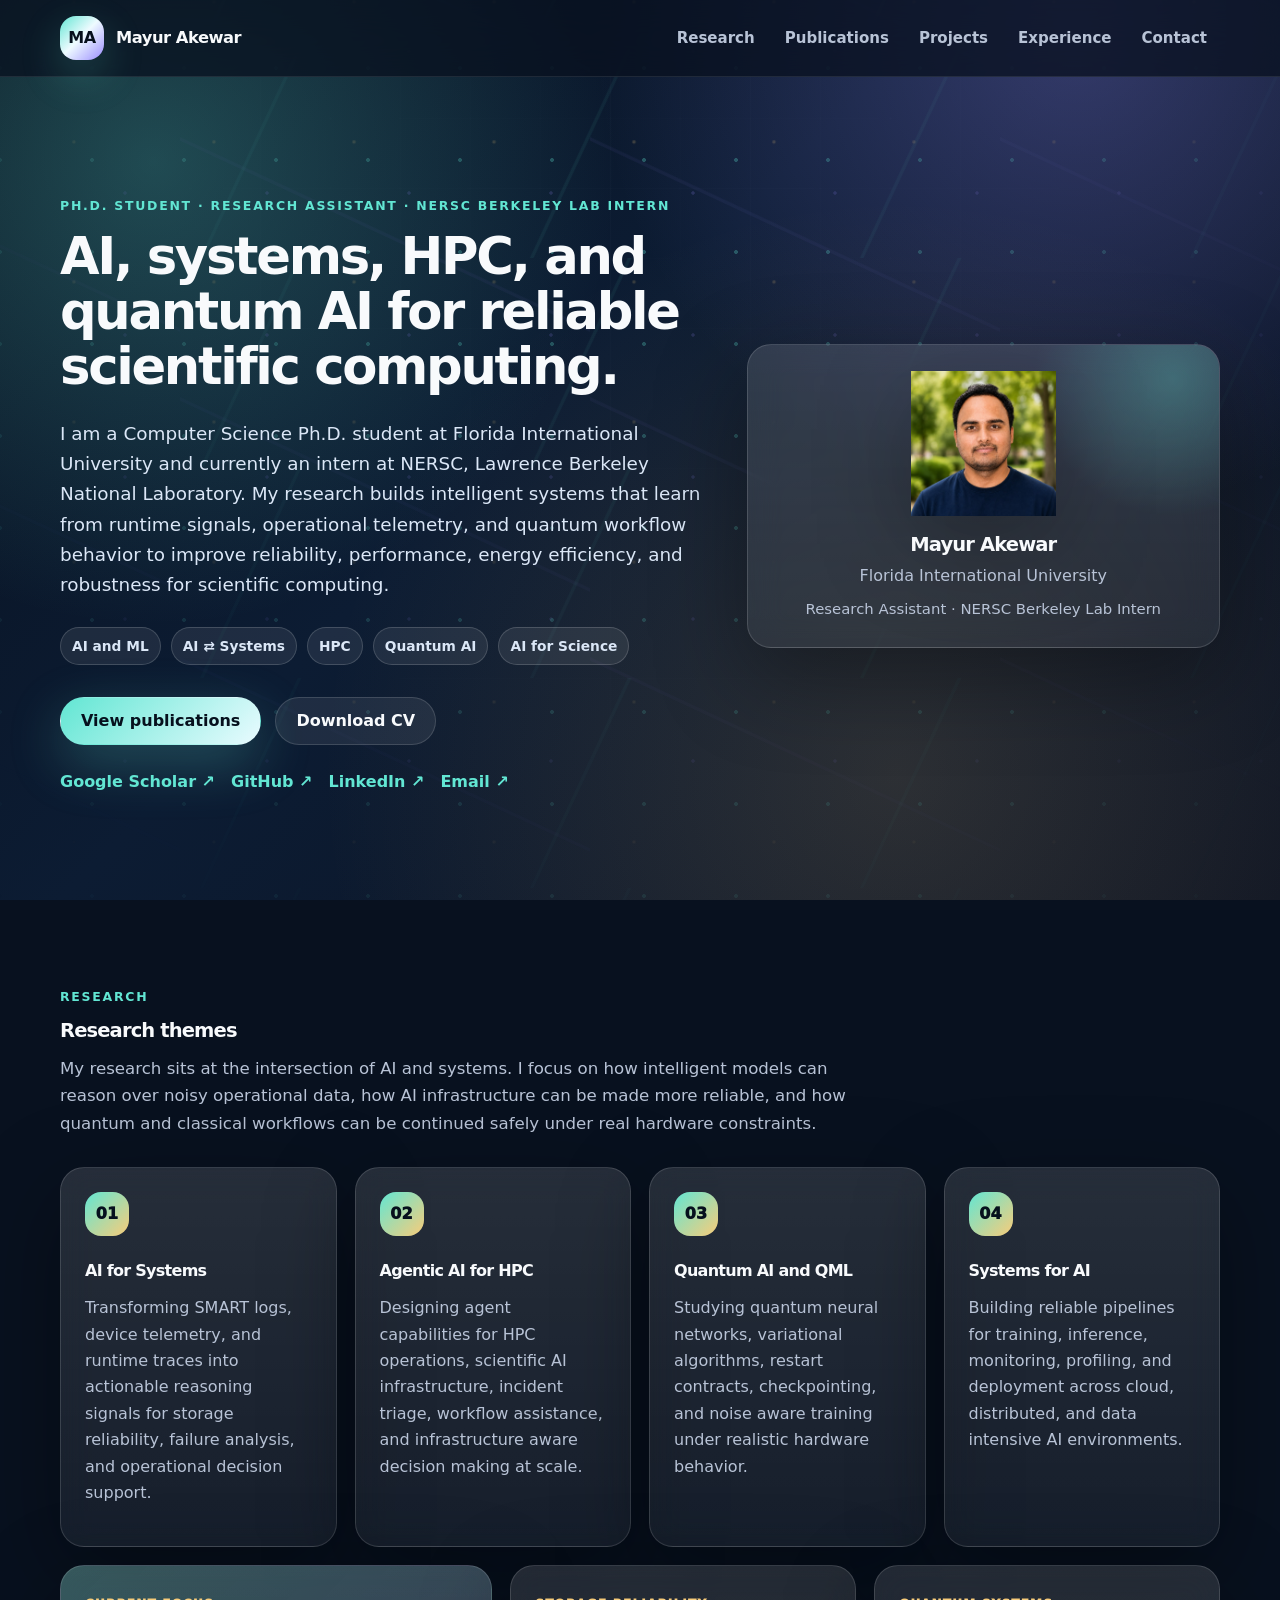
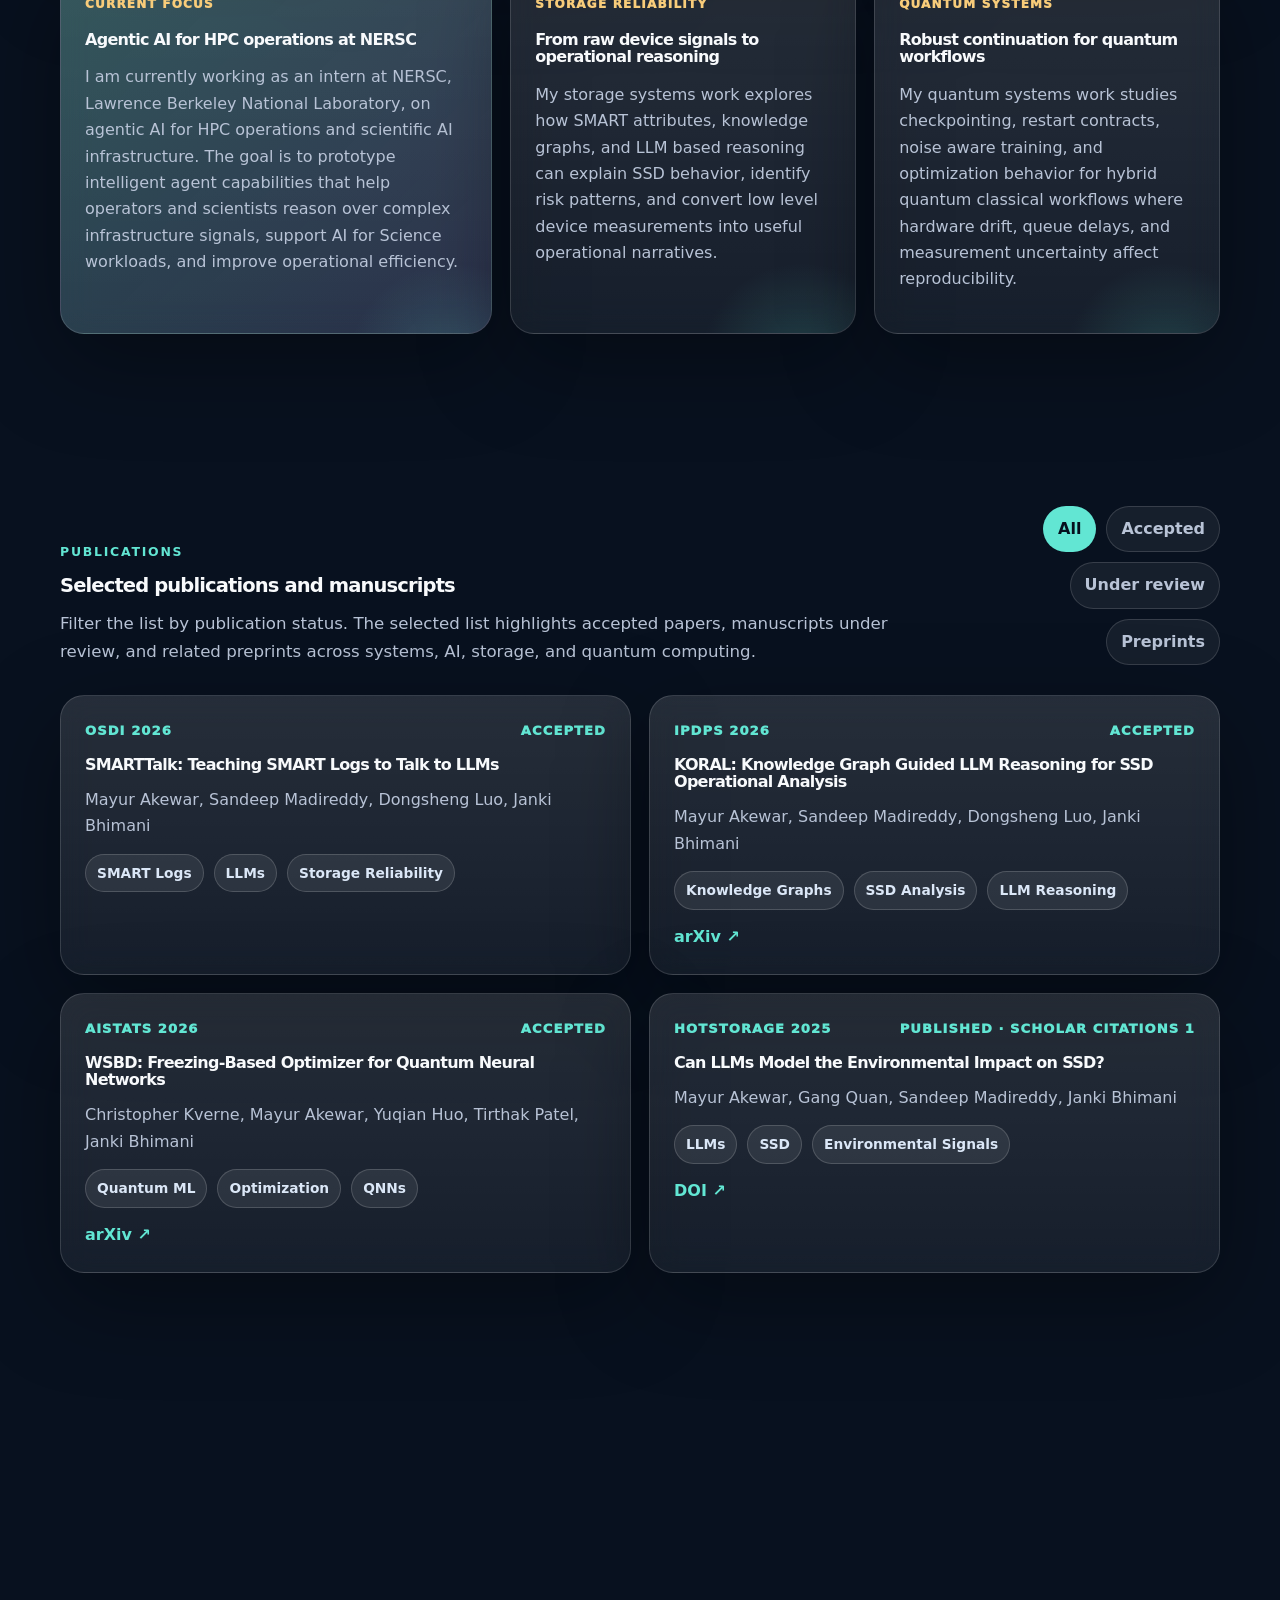
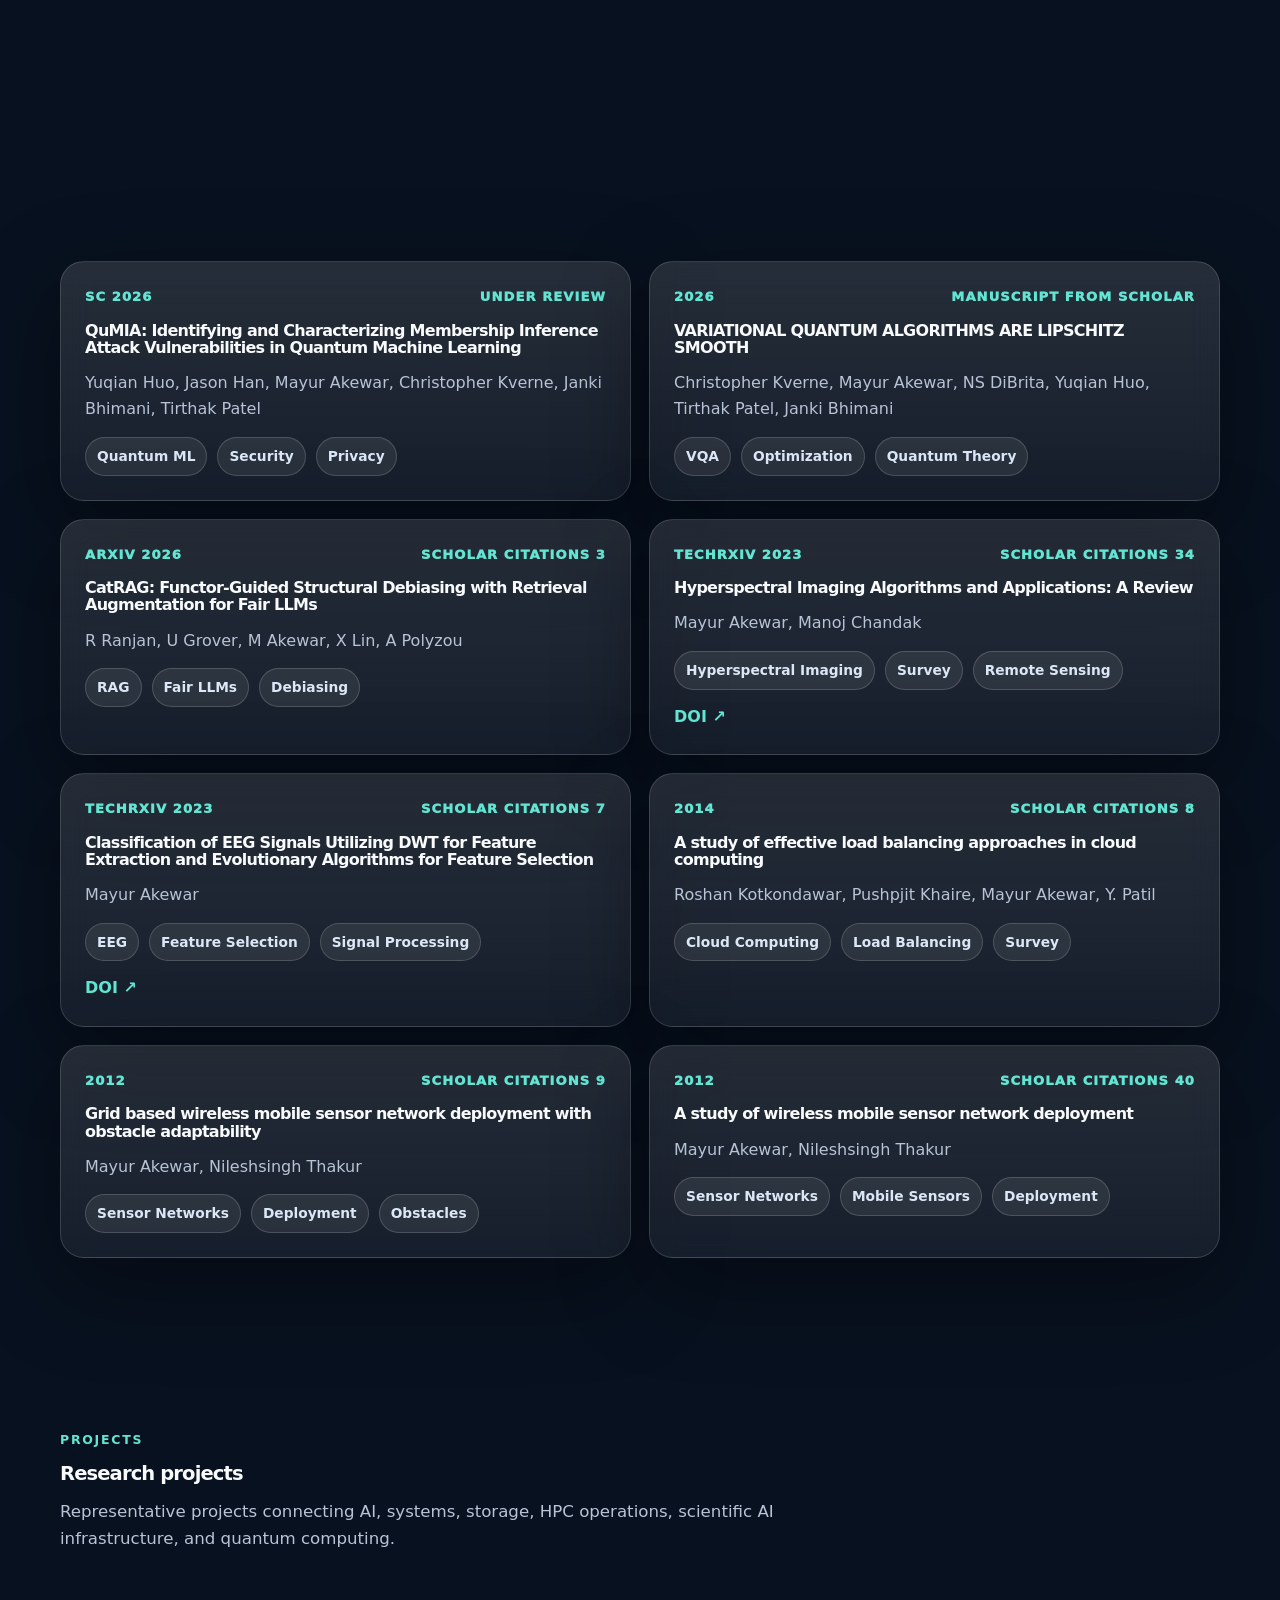
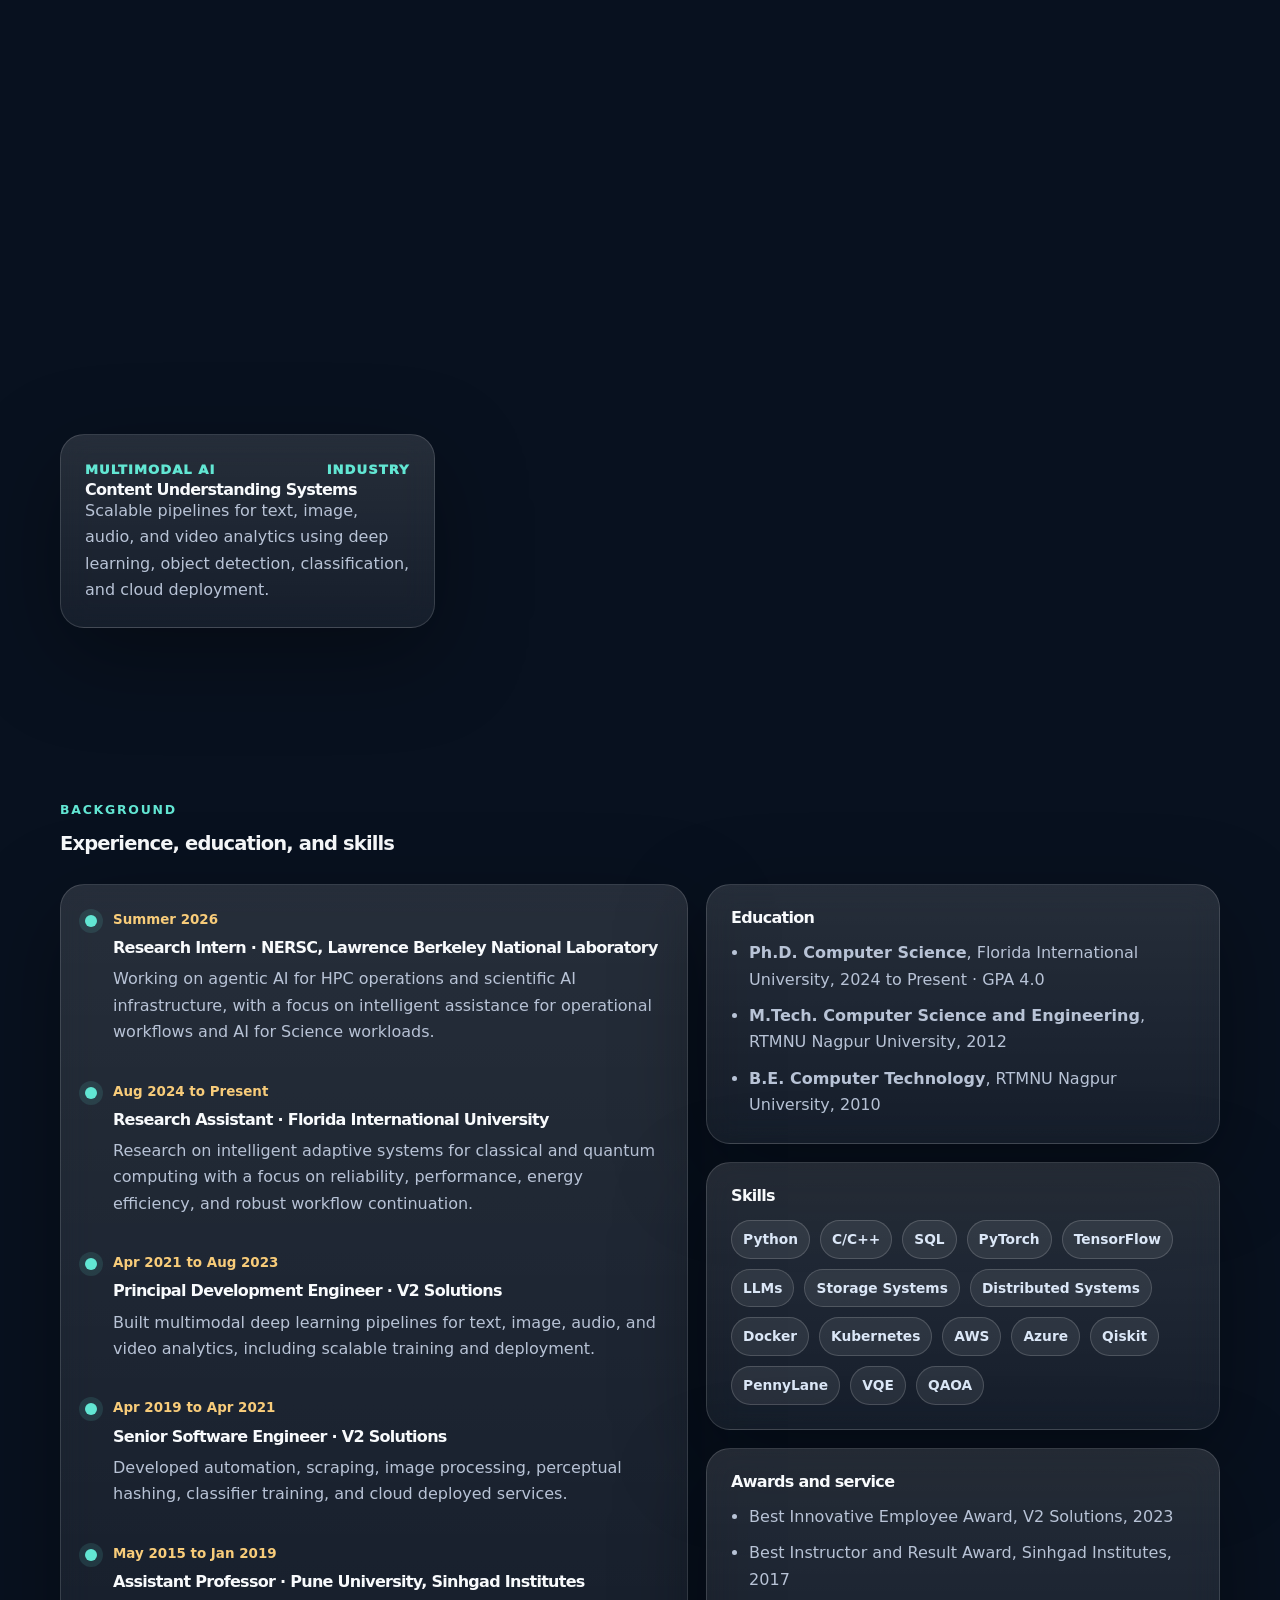
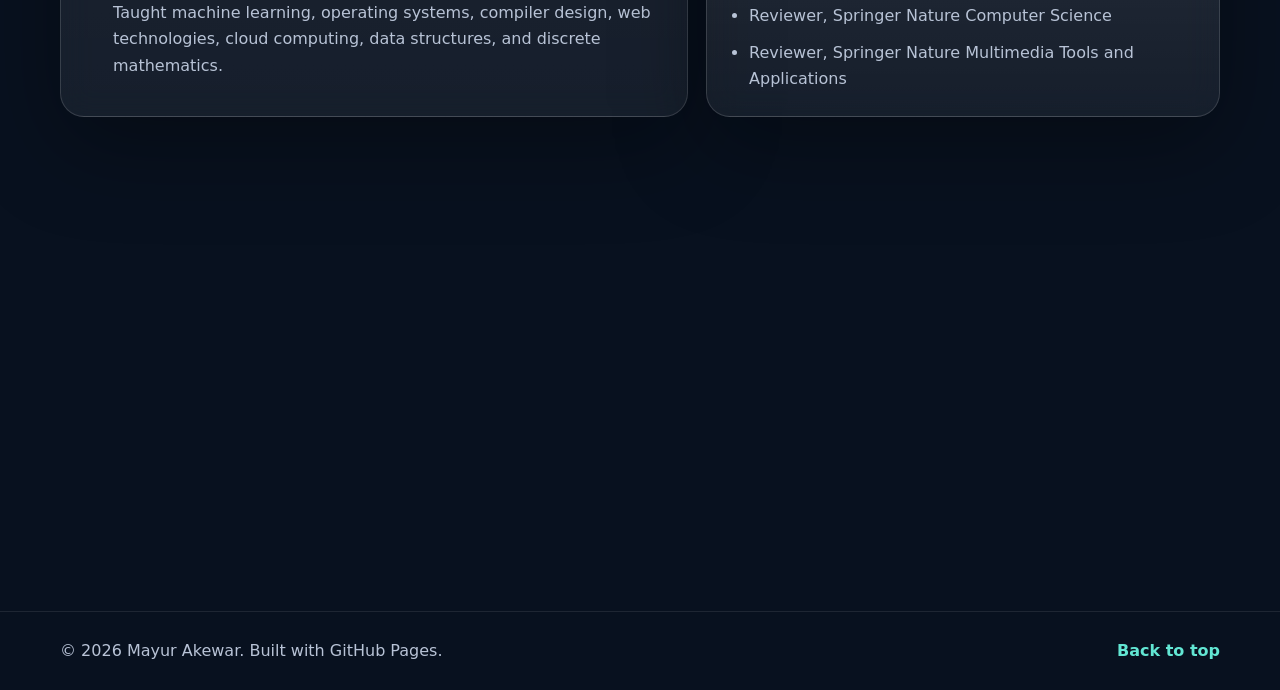
<file: index.html>
<!DOCTYPE html>
<html lang="en">
<head>
  <meta charset="UTF-8" />
  <meta name="viewport" content="width=device-width, initial-scale=1.0" />
  <meta name="description" content="Mayur Akewar is a Computer Science Ph.D. student at Florida International University and NERSC Berkeley Lab intern working on AI for systems, HPC operations, quantum AI, storage reliability, and AI for Science." />
  <meta name="keywords" content="Mayur Akewar, AI and ML, AI Systems, HPC, Quantum AI, AI for Science, Storage Systems, LLMs, FIU, NERSC" />
  <meta name="author" content="Mayur Akewar" />
  <meta property="og:title" content="Mayur Akewar | AI, Systems, HPC, and Quantum AI" />
  <meta property="og:description" content="Research portfolio for Mayur Akewar, Ph.D. student at Florida International University and NERSC Berkeley Lab intern working across AI, systems, HPC, and quantum AI." />
  <meta property="og:type" content="website" />
  <meta property="og:image" content="assets/social-card.svg" />
  <meta name="theme-color" content="#111827" />
  <title>Mayur Akewar | AI, Systems, HPC, and Quantum AI</title>
  <link rel="icon" type="image/svg+xml" href="assets/favicon.svg" />
  <link rel="stylesheet" href="styles.css" />
</head>
<body>
  <a class="skip-link" href="#main">Skip to content</a>
  <div class="background" aria-hidden="true"></div>

  <header class="site-header">
    <nav class="nav wrap" aria-label="Primary navigation">
      <a class="brand" href="#home" aria-label="Mayur Akewar home">
        <span class="brand-mark">MA</span>
        <span class="brand-name">Mayur Akewar</span>
      </a>
      <button class="nav-toggle" aria-label="Open navigation" aria-expanded="false">
        <span></span><span></span><span></span>
      </button>
      <div class="nav-links">
        <a href="#research">Research</a>
        <a href="#publications">Publications</a>
        <a href="#projects">Projects</a>
        <a href="#experience">Experience</a>
        <a href="#contact">Contact</a>
      </div>
    </nav>
  </header>

  <main id="main">
    <section class="hero wrap" id="home">
      <div class="hero-content">
        <p class="eyebrow">Ph.D. Student · Research Assistant · NERSC Berkeley Lab Intern</p>
        <h2>AI, systems, HPC, and quantum AI for reliable scientific computing.</h2>
        <p class="lead">
          I am a Computer Science Ph.D. student at Florida International University and currently an intern at NERSC, Lawrence Berkeley National Laboratory. My research builds intelligent systems that learn from runtime signals, operational telemetry, and quantum workflow behavior to improve reliability, performance, energy efficiency, and robustness for scientific computing.
        </p>
        <div class="topic-pills" aria-label="Research areas from Google Scholar profile">
          <span>AI and ML</span>
          <span>AI ⇄ Systems</span>
          <span>HPC</span>
          <span>Quantum AI</span>
          <span>AI for Science</span>
        </div>
        <div class="hero-actions">
          <a class="button primary" href="#publications">View publications</a>
          <a class="button ghost" href="assets/Mayur_Akewar_CV.pdf" target="_blank" rel="noopener">Download CV</a>
        </div>
        <div class="link-row" aria-label="Academic links">
          <a href="https://scholar.google.com/citations?user=bLDvG6gAAAAJ&hl=en" target="_blank" rel="noopener">Google Scholar</a>
          <a href="https://github.com/yourusername" target="_blank" rel="noopener">GitHub</a>
          <a href="https://www.linkedin.com/in/mayur-akewar-88523421" target="_blank" rel="noopener">LinkedIn</a>
          <a href="mailto:makew001@fiu.edu">Email</a>
        </div>
      </div>

      <aside class="profile-panel" aria-label="Profile snapshot">
        <img class="profile-art" src="assets/FDF.jpg" alt="Abstract profile illustration with initials MA" />
        <div class="profile-text">
          <h3>Mayur Akewar</h3>
          <p>Florida International University</p>
          <p class="small">Research Assistant · NERSC Berkeley Lab Intern</p>
        </div>
        <!-- <div class="stat-grid">
          <div class="stat-card">
            <strong>FIU</strong>
            <span>Ph.D. CS</span>
          </div>
          <div class="stat-card">
            <strong>NERSC</strong>
            <span>Summer Intern</span>
          </div>
          <div class="stat-card">
            <strong>OSDI</strong>
            <span>2026 Accepted</span>
          </div>
          <div class="stat-card">
            <strong>IPDPS</strong>
            <span>2026 Accepted</span>
          </div>
        </div> -->
      </aside>
    </section>

    <section class="section wrap" id="research">
      <div class="section-head">
        <p class="eyebrow">Research</p>
        <h3>Research themes</h3>
        <p>My research sits at the intersection of AI and systems. I focus on how intelligent models can reason over noisy operational data, how AI infrastructure can be made more reliable, and how quantum and classical workflows can be continued safely under real hardware constraints.</p>
      </div>
      <div class="theme-grid">
        <article class="glass-card theme-card">
          <div class="card-number">01</div>
          <h4>AI for Systems</h4>
          <p>Transforming SMART logs, device telemetry, and runtime traces into actionable reasoning signals for storage reliability, failure analysis, and operational decision support.</p>
        </article>
        <article class="glass-card theme-card">
          <div class="card-number">02</div>
          <h4>Agentic AI for HPC</h4>
          <p>Designing agent capabilities for HPC operations, scientific AI infrastructure, incident triage, workflow assistance, and infrastructure aware decision making at scale.</p>
        </article>
        <article class="glass-card theme-card">
          <div class="card-number">03</div>
          <h4>Quantum AI and QML</h4>
          <p>Studying quantum neural networks, variational algorithms, restart contracts, checkpointing, and noise aware training under realistic hardware behavior.</p>
        </article>
        <article class="glass-card theme-card">
          <div class="card-number">04</div>
          <h4>Systems for AI</h4>
          <p>Building reliable pipelines for training, inference, monitoring, profiling, and deployment across cloud, distributed, and data intensive AI environments.</p>
        </article>
      </div>

      <div class="research-brief-grid">
        <article class="glass-card research-brief highlight">
          <span class="mini-label">Current focus</span>
          <h4>Agentic AI for HPC operations at NERSC</h4>
          <p>I am currently working as an intern at NERSC, Lawrence Berkeley National Laboratory, on agentic AI for HPC operations and scientific AI infrastructure. The goal is to prototype intelligent agent capabilities that help operators and scientists reason over complex infrastructure signals, support AI for Science workloads, and improve operational efficiency.</p>
        </article>
        <article class="glass-card research-brief">
          <span class="mini-label">Storage reliability</span>
          <h4>From raw device signals to operational reasoning</h4>
          <p>My storage systems work explores how SMART attributes, knowledge graphs, and LLM based reasoning can explain SSD behavior, identify risk patterns, and convert low level device measurements into useful operational narratives.</p>
        </article>
        <article class="glass-card research-brief">
          <span class="mini-label">Quantum systems</span>
          <h4>Robust continuation for quantum workflows</h4>
          <p>My quantum systems work studies checkpointing, restart contracts, noise aware training, and optimization behavior for hybrid quantum classical workflows where hardware drift, queue delays, and measurement uncertainty affect reproducibility.</p>
        </article>
      </div>
    </section>

    <section class="section wrap" id="publications">
      <div class="section-head split">
        <div>
          <p class="eyebrow">Publications</p>
          <h3>Selected publications and manuscripts</h3>
          <p>Filter the list by publication status. The selected list highlights accepted papers, manuscripts under review, and related preprints across systems, AI, storage, and quantum computing.</p>
        </div>
        <div class="filters" aria-label="Publication filters">
          <button class="filter active" data-filter="all">All</button>
          <button class="filter" data-filter="accepted">Accepted</button>
          <button class="filter" data-filter="review">Under review</button>
          <button class="filter" data-filter="preprint">Preprints</button>
        </div>
      </div>

      <div class="publication-list">
        <article class="publication-card glass-card" data-category="accepted">
          <div class="pub-top"><span>OSDI 2026</span><span>Accepted</span></div>
          <h4>SMARTTalk: Teaching SMART Logs to Talk to LLMs</h4>
          <p>Mayur Akewar, Sandeep Madireddy, Dongsheng Luo, Janki Bhimani</p>
          <div class="tag-row"><span>SMART Logs</span><span>LLMs</span><span>Storage Reliability</span></div>
        </article>

        <article class="publication-card glass-card" data-category="accepted">
          <div class="pub-top"><span>IPDPS 2026</span><span>Accepted</span></div>
          <h4>KORAL: Knowledge Graph Guided LLM Reasoning for SSD Operational Analysis</h4>
          <p>Mayur Akewar, Sandeep Madireddy, Dongsheng Luo, Janki Bhimani</p>
          <div class="tag-row"><span>Knowledge Graphs</span><span>SSD Analysis</span><span>LLM Reasoning</span></div>
          <a href="https://arxiv.org/abs/2602.10246" target="_blank" rel="noopener">arXiv</a>
        </article>

        <article class="publication-card glass-card" data-category="accepted">
          <div class="pub-top"><span>AISTATS 2026</span><span>Accepted</span></div>
          <h4>WSBD: Freezing-Based Optimizer for Quantum Neural Networks</h4>
          <p>Christopher Kverne, Mayur Akewar, Yuqian Huo, Tirthak Patel, Janki Bhimani</p>
          <div class="tag-row"><span>Quantum ML</span><span>Optimization</span><span>QNNs</span></div>
          <a href="https://arxiv.org/abs/2602.11383" target="_blank" rel="noopener">arXiv</a>
        </article>

        <article class="publication-card glass-card" data-category="accepted">
          <div class="pub-top"><span>HotStorage 2025</span><span>Published · Scholar citations 1</span></div>
          <h4>Can LLMs Model the Environmental Impact on SSD?</h4>
          <p>Mayur Akewar, Gang Quan, Sandeep Madireddy, Janki Bhimani</p>
          <div class="tag-row"><span>LLMs</span><span>SSD</span><span>Environmental Signals</span></div>
          <a href="https://doi.org/10.1145/3736548.3737835" target="_blank" rel="noopener">DOI</a>
        </article>

        <article class="publication-card glass-card" data-category="accepted">
          <div class="pub-top"><span>HotStorage 2025</span><span>Published · Scholar citations 2</span></div>
          <h4>Quantum Neural Networks Need Checkpointing</h4>
          <p>Christopher Kverne, Mayur Akewar, Yuqian Huo, Tirthak Patel, Janki Bhimani</p>
          <div class="tag-row"><span>Checkpointing</span><span>Quantum Systems</span><span>QNNs</span></div>
          <a href="https://doi.org/10.1145/3736548.3737834" target="_blank" rel="noopener">DOI</a>
        </article>

        <article class="publication-card glass-card" data-category="accepted">
          <div class="pub-top"><span>ICCAD 2025</span><span>Published · Scholar citations 6</span></div>
          <h4>Revisiting Noise-adaptive Transpilation in Quantum Computing: How Much Impact Does it Have?</h4>
          <p>Yuqian Huo, Jinbiao Wei, Christopher Kverne, Mayur Akewar, Janki Bhimani, Tirthak Patel</p>
          <div class="tag-row"><span>Quantum Computing</span><span>Transpilation</span><span>Noise</span></div>
          <a href="https://arxiv.org/abs/2507.01195" target="_blank" rel="noopener">arXiv</a>
        </article>

        <article class="publication-card glass-card" data-category="accepted">
          <div class="pub-top"><span>IEEE GRSM 2024</span><span>Published · Scholar citations 10</span></div>
          <h4>An Integration of Natural Language and Hyperspectral Imaging: A Review</h4>
          <p>Mayur Akewar, Manoj Chandak</p>
          <div class="tag-row"><span>Hyperspectral Imaging</span><span>NLP</span><span>Survey</span></div>
          <a href="https://doi.org/10.1109/MGRS.2024.3489613" target="_blank" rel="noopener">DOI</a>
        </article>

        <article class="publication-card glass-card" data-category="review">
          <div class="pub-top"><span>ATC 2026</span><span>Under review</span></div>
          <h4>Catch-Q: Semantic Restart Contracts for Reliable Recovery of Hybrid Quantum-Classical Workflows</h4>
          <p>Mayur Akewar, Christopher Kverne, Yuqian Huo, Tirthak Patel, Janki Bhimani</p>
          <div class="tag-row"><span>Checkpointing</span><span>Quantum-Classical Workflows</span><span>Systems</span></div>
        </article>

        <article class="publication-card glass-card" data-category="review">
          <div class="pub-top"><span>SC 2026</span><span>Under review</span></div>
          <h4>QuMIA: Identifying and Characterizing Membership Inference Attack Vulnerabilities in Quantum Machine Learning</h4>
          <p>Yuqian Huo, Jason Han, Mayur Akewar, Christopher Kverne, Janki Bhimani, Tirthak Patel</p>
          <div class="tag-row"><span>Quantum ML</span><span>Security</span><span>Privacy</span></div>
        </article>

        <article class="publication-card glass-card" data-category="preprint">
          <div class="pub-top"><span>2026</span><span>Manuscript from Scholar</span></div>
          <h4>VARIATIONAL QUANTUM ALGORITHMS ARE LIPSCHITZ SMOOTH</h4>
          <p>Christopher Kverne, Mayur Akewar, NS DiBrita, Yuqian Huo, Tirthak Patel, Janki Bhimani</p>
          <div class="tag-row"><span>VQA</span><span>Optimization</span><span>Quantum Theory</span></div>
        </article>

        <article class="publication-card glass-card" data-category="preprint">
          <div class="pub-top"><span>arXiv 2026</span><span>Scholar citations 3</span></div>
          <h4>CatRAG: Functor-Guided Structural Debiasing with Retrieval Augmentation for Fair LLMs</h4>
          <p>R Ranjan, U Grover, M Akewar, X Lin, A Polyzou</p>
          <div class="tag-row"><span>RAG</span><span>Fair LLMs</span><span>Debiasing</span></div>
        </article>

        <article class="publication-card glass-card" data-category="preprint">
          <div class="pub-top"><span>TechRxiv 2023</span><span>Scholar citations 34</span></div>
          <h4>Hyperspectral Imaging Algorithms and Applications: A Review</h4>
          <p>Mayur Akewar, Manoj Chandak</p>
          <div class="tag-row"><span>Hyperspectral Imaging</span><span>Survey</span><span>Remote Sensing</span></div>
          <a href="https://doi.org/10.36227/techrxiv.24743562.v2" target="_blank" rel="noopener">DOI</a>
        </article>

        <article class="publication-card glass-card" data-category="preprint">
          <div class="pub-top"><span>TechRxiv 2023</span><span>Scholar citations 7</span></div>
          <h4>Classification of EEG Signals Utilizing DWT for Feature Extraction and Evolutionary Algorithms for Feature Selection</h4>
          <p>Mayur Akewar</p>
          <div class="tag-row"><span>EEG</span><span>Feature Selection</span><span>Signal Processing</span></div>
          <a href="https://doi.org/10.36227/techrxiv.24633585.v1" target="_blank" rel="noopener">DOI</a>
        </article>

        <article class="publication-card glass-card" data-category="preprint">
          <div class="pub-top"><span>2014</span><span>Scholar citations 8</span></div>
          <h4>A study of effective load balancing approaches in cloud computing</h4>
          <p>Roshan Kotkondawar, Pushpjit Khaire, Mayur Akewar, Y. Patil</p>
          <div class="tag-row"><span>Cloud Computing</span><span>Load Balancing</span><span>Survey</span></div>
        </article>

        <article class="publication-card glass-card" data-category="preprint">
          <div class="pub-top"><span>2012</span><span>Scholar citations 9</span></div>
          <h4>Grid based wireless mobile sensor network deployment with obstacle adaptability</h4>
          <p>Mayur Akewar, Nileshsingh Thakur</p>
          <div class="tag-row"><span>Sensor Networks</span><span>Deployment</span><span>Obstacles</span></div>
        </article>

        <article class="publication-card glass-card" data-category="preprint">
          <div class="pub-top"><span>2012</span><span>Scholar citations 40</span></div>
          <h4>A study of wireless mobile sensor network deployment</h4>
          <p>Mayur Akewar, Nileshsingh Thakur</p>
          <div class="tag-row"><span>Sensor Networks</span><span>Mobile Sensors</span><span>Deployment</span></div>
        </article>
      </div>
    </section>

    <section class="section wrap" id="projects">
      <div class="section-head">
        <p class="eyebrow">Projects</p>
        <h3>Research projects</h3>
        <p>Representative projects connecting AI, systems, storage, HPC operations, scientific AI infrastructure, and quantum computing.</p>
      </div>
      <div class="project-grid">
        <article class="project-card glass-card featured">
          <div class="project-top"><span>AI for Storage</span><span>OSDI 2026</span></div>
          <h4>SMARTTalk</h4>
          <p>Teaching SMART logs to communicate with LLMs for storage health interpretation, operational reasoning, and failure risk analysis.</p>
        </article>
        <article class="project-card glass-card">
          <div class="project-top"><span>Knowledge Graphs</span><span>IPDPS 2026</span></div>
          <h4>KORAL</h4>
          <p>Knowledge graph guided LLM reasoning for SSD operational analysis, connecting device signals, failure evidence, and explainable decisions.</p>
        </article>
        <article class="project-card glass-card">
          <div class="project-top"><span>HPC Operations</span><span>NERSC</span></div>
          <h4>Agentic AI for HPC Operations</h4>
          <p>Current NERSC internship project on intelligent agent capabilities for HPC operations, scientific AI infrastructure, operational efficiency, and DOE AI for Science workloads.</p>
        </article>
        <article class="project-card glass-card">
          <div class="project-top"><span>Quantum Systems</span><span>FAST Track</span></div>
          <h4>Quantum Restart Contracts</h4>
          <p>Restart contracts for hybrid quantum classical workflows, including checkpoint semantics, migration decisions, and restore auditing.</p>
        </article>
        <article class="project-card glass-card">
          <div class="project-top"><span>Quantum ML</span><span>AISTATS 2026</span></div>
          <h4>QNN Optimization</h4>
          <p>Optimizer and checkpointing methods for quantum neural networks under realistic noise, training instability, and hardware constraints.</p>
        </article>
        <article class="project-card glass-card">
          <div class="project-top"><span>Multimodal AI</span><span>Industry</span></div>
          <h4>Content Understanding Systems</h4>
          <p>Scalable pipelines for text, image, audio, and video analytics using deep learning, object detection, classification, and cloud deployment.</p>
        </article>
      </div>
    </section>

    <section class="section wrap" id="experience">
      <div class="section-head split">
        <div>
          <p class="eyebrow">Background</p>
          <h3>Experience, education, and skills</h3>
        </div>
      </div>
      <div class="two-column">
        <div class="timeline glass-card">
          <article>
            <span>Summer 2026</span>
            <h4>Research Intern · NERSC, Lawrence Berkeley National Laboratory</h4>
            <p>Working on agentic AI for HPC operations and scientific AI infrastructure, with a focus on intelligent assistance for operational workflows and AI for Science workloads.</p>
          </article>
          <article>
            <span>Aug 2024 to Present</span>
            <h4>Research Assistant · Florida International University</h4>
            <p>Research on intelligent adaptive systems for classical and quantum computing with a focus on reliability, performance, energy efficiency, and robust workflow continuation.</p>
          </article>
          <article>
            <span>Apr 2021 to Aug 2023</span>
            <h4>Principal Development Engineer · V2 Solutions</h4>
            <p>Built multimodal deep learning pipelines for text, image, audio, and video analytics, including scalable training and deployment.</p>
          </article>
          <article>
            <span>Apr 2019 to Apr 2021</span>
            <h4>Senior Software Engineer · V2 Solutions</h4>
            <p>Developed automation, scraping, image processing, perceptual hashing, classifier training, and cloud deployed services.</p>
          </article>
          <article>
            <span>May 2015 to Jan 2019</span>
            <h4>Assistant Professor · Pune University, Sinhgad Institutes</h4>
            <p>Taught machine learning, operating systems, compiler design, web technologies, cloud computing, data structures, and discrete mathematics.</p>
          </article>
        </div>
        <div class="side-stack">
          <article class="glass-card info-card">
            <h4>Education</h4>
            <ul>
              <li><strong>Ph.D. Computer Science</strong>, Florida International University, 2024 to Present · GPA 4.0</li>
              <li><strong>M.Tech. Computer Science and Engineering</strong>, RTMNU Nagpur University, 2012</li>
              <li><strong>B.E. Computer Technology</strong>, RTMNU Nagpur University, 2010</li>
            </ul>
          </article>
          <article class="glass-card info-card">
            <h4>Skills</h4>
            <div class="skill-cloud">
              <span>Python</span><span>C/C++</span><span>SQL</span><span>PyTorch</span><span>TensorFlow</span><span>LLMs</span><span>Storage Systems</span><span>Distributed Systems</span><span>Docker</span><span>Kubernetes</span><span>AWS</span><span>Azure</span><span>Qiskit</span><span>PennyLane</span><span>VQE</span><span>QAOA</span>
            </div>
          </article>
          <article class="glass-card info-card">
            <h4>Awards and service</h4>
            <ul>
              <li>Best Innovative Employee Award, V2 Solutions, 2023</li>
              <li>Best Instructor and Result Award, Sinhgad Institutes, 2017</li>
              <li>Reviewer, Springer Nature Computer Science</li>
              <li>Reviewer, Springer Nature Multimedia Tools and Applications</li>
            </ul>
          </article>
        </div>
      </div>
    </section>

    <section class="section wrap contact-section" id="contact">
      <div class="contact-card glass-card">
        <div>
          <p class="eyebrow">Contact</p>
          <h3>Let us connect about AI, systems, HPC, or quantum AI.</h3>
          <p>I am interested in research collaborations across intelligent systems, storage reliability, scientific AI infrastructure, and quantum computing workflows.</p>
        </div>
        <div class="contact-actions">
          <a class="button primary" href="mailto:makew001@fiu.edu">Email me</a>
          <a class="button ghost" href="assets/Mayur_Akewar_CV.pdf" target="_blank" rel="noopener">View CV</a>
          <a class="button ghost" href="https://scholar.google.com/citations?user=bLDvG6gAAAAJ&hl=en" target="_blank" rel="noopener">Scholar profile</a>
          <a class="button ghost" href="https://www.linkedin.com/in/mayur-akewar-88523421" target="_blank" rel="noopener">LinkedIn</a>
        </div>
      </div>
    </section>
  </main>

  <footer class="footer">
    <div class="wrap footer-inner">
      <p>© <span id="year"></span> Mayur Akewar. Built with GitHub Pages.</p>
      <a href="#home">Back to top</a>
    </div>
  </footer>

  <script src="script.js"></script>
</body>
</html>
</file>
<file: styles.css>
:root {
  --bg: #08111f;
  --bg-2: #0d1b31;
  --panel: rgba(255, 255, 255, 0.08);
  --panel-strong: rgba(255, 255, 255, 0.14);
  --text: #f8fafc;
  --muted: #b8c3d6;
  --soft: #dbe7f7;
  --line: rgba(255, 255, 255, 0.14);
  --brand: #62e6d3;
  --brand-2: #9b8cff;
  --accent: #f8cc7a;
  --danger: #ff8fa3;
  --shadow: 0 28px 90px rgba(0, 0, 0, 0.34);
  --radius-xl: 34px;
  --radius-lg: 24px;
  --radius-md: 18px;
  --radius-pill: 999px;
}

* { box-sizing: border-box; }

html { scroll-behavior: smooth; }

body {
  margin: 0;
  font-family: Inter, ui-sans-serif, system-ui, -apple-system, BlinkMacSystemFont, "Segoe UI", sans-serif;
  color: var(--text);
  background: var(--bg);
  line-height: 1.65;
  overflow-x: hidden;
}

body.menu-open { overflow: hidden; }

a { color: inherit; text-decoration: none; }

button { font: inherit; }

img { display: block; max-width: 100%; }

.wrap {
  width: min(1160px, calc(100% - 40px));
  margin: 0 auto;
}

.skip-link {
  position: absolute;
  top: 12px;
  left: 12px;
  z-index: 100;
  transform: translateY(-160%);
  padding: 10px 14px;
  border-radius: 12px;
  background: var(--text);
  color: var(--bg);
  font-weight: 800;
}

.skip-link:focus { transform: translateY(0); }

.background {
  position: fixed;
  inset: 0;
  pointer-events: none;
  z-index: -2;
  overflow: hidden;
  background:
    radial-gradient(circle at 12% 18%, rgba(98, 230, 211, 0.26), transparent 29rem),
    radial-gradient(circle at 84% 4%, rgba(155, 140, 255, 0.28), transparent 30rem),
    radial-gradient(circle at 70% 86%, rgba(248, 204, 122, 0.14), transparent 36rem),
    linear-gradient(135deg, #08111f 0%, #0c1c33 44%, #0b1222 100%);
}

.background::before,
.background::after {
  content: "";
  position: absolute;
  inset: -18%;
  will-change: transform;
}

.background::before {
  opacity: 0.58;
  background-image:
    radial-gradient(circle, rgba(98, 230, 211, 0.55) 0 1.8px, transparent 2.2px),
    radial-gradient(circle, rgba(155, 140, 255, 0.35) 0 1.4px, transparent 2px),
    linear-gradient(115deg, transparent 0 46%, rgba(98, 230, 211, 0.13) 46.4% 46.9%, transparent 47.3% 100%),
    linear-gradient(25deg, transparent 0 48%, rgba(155, 140, 255, 0.11) 48.3% 48.8%, transparent 49.2% 100%);
  background-size: 92px 92px, 142px 142px, 330px 210px, 410px 260px;
  animation: driftField 42s linear infinite;
  mask-image: radial-gradient(circle at 50% 30%, black 0%, transparent 78%);
}

.background::after {
  opacity: 0.52;
  background-image:
    linear-gradient(rgba(255,255,255,0.035) 1px, transparent 1px),
    linear-gradient(90deg, rgba(255,255,255,0.035) 1px, transparent 1px),
    radial-gradient(circle at 24px 24px, rgba(248, 204, 122, 0.42) 0 1.5px, transparent 2px);
  background-size: 70px 70px, 70px 70px, 140px 140px;
  animation: networkFloat 28s ease-in-out infinite alternate;
  mask-image: radial-gradient(circle at 50% 25%, black 0%, transparent 76%);
}

@keyframes driftField {
  from { transform: translate3d(-2%, -2%, 0) rotate(0deg); }
  to { transform: translate3d(2%, 2%, 0) rotate(1turn); }
}

@keyframes networkFloat {
  from { transform: translate3d(0, 0, 0) scale(1); }
  to { transform: translate3d(-34px, 26px, 0) scale(1.04); }
}

@media (prefers-reduced-motion: reduce) {
  .background::before,
  .background::after { animation: none; }
}

.site-header {
  position: sticky;
  top: 0;
  z-index: 30;
  border-bottom: 1px solid rgba(255,255,255,0.09);
  background: rgba(8, 17, 31, 0.75);
  backdrop-filter: blur(18px);
}

.nav {
  min-height: 76px;
  display: flex;
  align-items: center;
  justify-content: space-between;
  gap: 20px;
}

.brand {
  display: inline-flex;
  align-items: center;
  gap: 12px;
  font-weight: 900;
  letter-spacing: -0.03em;
}

.brand-mark {
  width: 44px;
  height: 44px;
  display: grid;
  place-items: center;
  border-radius: 16px;
  color: #06101d;
  background: linear-gradient(135deg, var(--brand), #eefbff 48%, var(--brand-2));
  box-shadow: 0 16px 42px rgba(98, 230, 211, 0.22);
}

.brand-name { font-size: 1.02rem; }

.nav-links {
  display: flex;
  align-items: center;
  gap: 4px;
}

.nav-links a {
  padding: 10px 13px;
  color: var(--muted);
  border-radius: var(--radius-pill);
  font-size: 0.94rem;
  font-weight: 700;
  transition: 180ms ease;
}

.nav-links a:hover,
.nav-links a:focus-visible {
  color: var(--text);
  background: rgba(255,255,255,0.09);
}

.nav-toggle {
  display: none;
  border: 0;
  background: transparent;
  cursor: pointer;
  padding: 8px;
}

.nav-toggle span {
  display: block;
  width: 26px;
  height: 2px;
  margin: 6px 0;
  border-radius: var(--radius-pill);
  background: var(--text);
}

.hero {
  min-height: calc(100vh - 76px);
  display: grid;
  grid-template-columns: minmax(0, 1.15fr) minmax(320px, 0.85fr);
  gap: 46px;
  align-items: center;
  padding: 86px 0 72px;
}

.eyebrow {
  margin: 0 0 12px;
  color: var(--brand);
  font-size: 0.78rem;
  text-transform: uppercase;
  letter-spacing: 0.14em;
  font-weight: 900;
}

h1, h2, h3, h4 {
  margin: 0;
  line-height: 1.08;
  letter-spacing: -0.045em;
}

h1 {
  max-width: 900px;
  font-size: clamp(2.7rem, 7vw, 5.95rem);
}

h2 { font-size: clamp(2rem, 4vw, 3.3rem); }

h3 { font-size: 1.22rem; }

h4 { font-size: 1rem; }

.lead {
  margin: 24px 0 0;
  max-width: 760px;
  color: var(--soft);
  font-size: 1.15rem;
}

.topic-pills,
.tag-row,
.skill-cloud {
  display: flex;
  flex-wrap: wrap;
  gap: 10px;
}

.topic-pills { margin-top: 26px; }

.topic-pills span,
.tag-row span,
.skill-cloud span {
  border: 1px solid rgba(255,255,255,0.16);
  background: rgba(255,255,255,0.08);
  color: var(--soft);
  border-radius: var(--radius-pill);
  padding: 7px 11px;
  font-size: 0.86rem;
  font-weight: 750;
}

.hero-actions,
.contact-actions {
  display: flex;
  flex-wrap: wrap;
  gap: 14px;
  margin-top: 32px;
}

.button {
  min-height: 48px;
  display: inline-flex;
  align-items: center;
  justify-content: center;
  padding: 0 20px;
  border-radius: var(--radius-pill);
  border: 1px solid transparent;
  font-weight: 900;
  transition: transform 180ms ease, background 180ms ease, border-color 180ms ease;
}

.button:hover,
.button:focus-visible { transform: translateY(-2px); }

.button.primary {
  color: #06101d;
  background: linear-gradient(135deg, var(--brand), #e9fbff);
  box-shadow: 0 18px 54px rgba(98, 230, 211, 0.27);
}

.button.ghost,
.button.compact {
  color: var(--text);
  border-color: var(--line);
  background: rgba(255,255,255,0.08);
}

.button.compact {
  min-height: 42px;
  padding: 0 16px;
  white-space: nowrap;
}

.link-row {
  display: flex;
  flex-wrap: wrap;
  gap: 16px;
  margin-top: 24px;
}

.link-row a,
.publication-card a,
.footer a {
  color: var(--brand);
  font-weight: 850;
}

.link-row a::after,
.publication-card a::after { content: " ↗"; }

.glass-card,
.profile-panel,
.impact-card {
  border: 1px solid var(--line);
  background: linear-gradient(180deg, rgba(255,255,255,0.12), rgba(255,255,255,0.06));
  border-radius: var(--radius-lg);
  box-shadow: var(--shadow);
  backdrop-filter: blur(16px);
}

.profile-panel {
  position: relative;
  overflow: hidden;
  padding: 26px;
}

.profile-panel::before {
  content: "";
  position: absolute;
  inset: -35% -20% auto auto;
  width: 280px;
  height: 280px;
  border-radius: 50%;
  background: radial-gradient(circle, rgba(98,230,211,0.28), transparent 70%);
}

.profile-art {
  position: relative;
  width: 145px;
  margin: 0 auto 18px;
  filter: drop-shadow(0 28px 45px rgba(0,0,0,0.28));
}

.profile-text {
  position: relative;
  text-align: center;
}

.profile-text p { margin: 8px 0 0; color: var(--muted); }

.profile-text .small { font-size: 0.93rem; }

.stat-grid,
.impact-grid {
  display: grid;
  grid-template-columns: repeat(2, minmax(0, 1fr));
  gap: 12px;
}

.stat-grid { margin-top: 22px; }

.stat-card,
.impact-card {
  padding: 18px;
  border-radius: 20px;
  background: rgba(255,255,255,0.08);
  border: 1px solid rgba(255,255,255,0.12);
}

.stat-card strong,
.impact-card strong {
  display: block;
  font-size: 2rem;
  letter-spacing: -0.06em;
  line-height: 1;
}

.stat-card span,
.impact-card p,
.impact-label {
  display: block;
  margin-top: 7px;
  color: var(--muted);
  font-size: 0.88rem;
  font-weight: 700;
}

.section { padding: 86px 0; }

.section-head {
  max-width: 790px;
  margin-bottom: 30px;
}

.section-head.split {
  max-width: none;
  display: flex;
  align-items: end;
  justify-content: space-between;
  gap: 24px;
}

.section-head p:not(.eyebrow) {
  color: var(--muted);
  margin: 14px 0 0;
  font-size: 1.04rem;
}

.theme-grid,
.project-grid,
.publication-list {
  display: grid;
  gap: 18px;
}

.theme-grid { grid-template-columns: repeat(4, minmax(0, 1fr)); }

.research-brief-grid {
  display: grid;
  grid-template-columns: 1.25fr repeat(2, minmax(0, 1fr));
  gap: 18px;
  margin-top: 18px;
}

.research-brief {
  position: relative;
  overflow: hidden;
}

.research-brief.highlight {
  background:
    linear-gradient(135deg, rgba(98,230,211,0.22), rgba(155,140,255,0.13)),
    linear-gradient(180deg, rgba(255,255,255,0.14), rgba(255,255,255,0.07));
}

.research-brief::after {
  content: "";
  position: absolute;
  inset: auto -15% -38% auto;
  width: 210px;
  height: 210px;
  border-radius: 50%;
  background: radial-gradient(circle, rgba(98,230,211,0.18), transparent 70%);
}

.mini-label {
  display: inline-flex;
  margin-bottom: 16px;
  color: var(--accent);
  text-transform: uppercase;
  letter-spacing: 0.1em;
  font-size: 0.75rem;
  font-weight: 950;
}

.theme-card,
.project-card,
.publication-card,
.info-card,
.timeline,
.scholar-board,
.contact-card,
.research-brief { padding: 24px; }

.card-number {
  width: 44px;
  height: 44px;
  display: grid;
  place-items: center;
  margin-bottom: 26px;
  color: #06101d;
  border-radius: 16px;
  background: linear-gradient(135deg, var(--brand), var(--accent));
  font-weight: 950;
}

.theme-card p,
.project-card p,
.publication-card p,
.info-card li,
.timeline p,
.contact-card p,
.research-brief p {
  color: var(--muted);
}

.impact-grid {
  grid-template-columns: repeat(4, minmax(0, 1fr));
  margin-bottom: 18px;
}

.impact-card { padding: 24px; }

.impact-label {
  margin: 0 0 12px;
  color: var(--brand);
  text-transform: uppercase;
  letter-spacing: 0.1em;
  font-size: 0.75rem;
}

.impact-card p { margin-bottom: 0; }

.board-head {
  display: flex;
  align-items: baseline;
  justify-content: space-between;
  gap: 20px;
  margin-bottom: 10px;
}

.board-head span { color: var(--muted); font-weight: 700; font-size: 0.9rem; }

.citation-list { display: grid; gap: 10px; }

.citation-row {
  position: relative;
  display: grid;
  grid-template-columns: minmax(0, 1fr) auto;
  gap: 18px;
  overflow: hidden;
  padding: 16px;
  border-radius: 18px;
  border: 1px solid rgba(255,255,255,0.10);
  background: rgba(255,255,255,0.055);
}

.citation-row p { margin: 6px 0 0; color: var(--muted); font-size: 0.92rem; }

.citation-row strong {
  font-size: 1.35rem;
  color: var(--accent);
}

.citation-row .bar {
  position: absolute;
  inset: auto auto 0 0;
  width: var(--value);
  height: 3px;
  background: linear-gradient(90deg, var(--brand), var(--brand-2));
}

.filters {
  display: flex;
  flex-wrap: wrap;
  gap: 10px;
  justify-content: flex-end;
}

.filter {
  cursor: pointer;
  border: 1px solid var(--line);
  color: var(--muted);
  background: rgba(255,255,255,0.06);
  border-radius: var(--radius-pill);
  padding: 9px 14px;
  font-weight: 850;
}

.filter.active,
.filter:hover,
.filter:focus-visible {
  color: #06101d;
  background: var(--brand);
  border-color: transparent;
}

.publication-list {
  grid-template-columns: repeat(2, minmax(0, 1fr));
}

.publication-card {
  display: flex;
  flex-direction: column;
  gap: 14px;
  transition: transform 180ms ease, border-color 180ms ease, opacity 200ms ease;
}

.publication-card:hover { transform: translateY(-3px); border-color: rgba(98,230,211,0.42); }

.publication-card.hide { display: none; }

.pub-top,
.project-top {
  display: flex;
  flex-wrap: wrap;
  justify-content: space-between;
  gap: 10px;
  color: var(--brand);
  font-size: 0.82rem;
  font-weight: 950;
  text-transform: uppercase;
  letter-spacing: 0.08em;
}

.publication-card p,
.project-card p { margin: 0; }

.project-grid { grid-template-columns: repeat(3, minmax(0, 1fr)); }

.project-card.featured {
  grid-column: span 2;
  background:
    linear-gradient(135deg, rgba(98,230,211,0.20), rgba(155,140,255,0.12)),
    linear-gradient(180deg, rgba(255,255,255,0.14), rgba(255,255,255,0.07));
}

.two-column {
  display: grid;
  grid-template-columns: minmax(0, 1.1fr) minmax(300px, 0.9fr);
  gap: 18px;
}

.timeline {
  display: grid;
  gap: 22px;
}

.timeline article {
  position: relative;
  padding-left: 28px;
}

.timeline article::before {
  content: "";
  position: absolute;
  left: 0;
  top: 6px;
  width: 12px;
  height: 12px;
  border-radius: 50%;
  background: var(--brand);
  box-shadow: 0 0 0 6px rgba(98,230,211,0.12);
}

.timeline span {
  display: block;
  color: var(--accent);
  font-size: 0.84rem;
  font-weight: 900;
  margin-bottom: 8px;
}

.timeline p { margin: 10px 0 0; }

.side-stack { display: grid; gap: 18px; }

.info-card ul {
  margin: 14px 0 0;
  padding-left: 18px;
}

.info-card li + li { margin-top: 10px; }

.skill-cloud { margin-top: 16px; }

.contact-card {
  display: grid;
  grid-template-columns: minmax(0, 1.1fr) auto;
  gap: 28px;
  align-items: center;
}

.contact-card p { max-width: 720px; }

.contact-actions {
  justify-content: flex-end;
  margin-top: 0;
}

.footer {
  border-top: 1px solid rgba(255,255,255,0.09);
  color: var(--muted);
}

.footer-inner {
  min-height: 78px;
  display: flex;
  justify-content: space-between;
  align-items: center;
  gap: 20px;
}

@media (max-width: 980px) {
  .hero,
  .two-column,
  .contact-card {
    grid-template-columns: 1fr;
  }

  .theme-grid,
  .impact-grid,
  .project-grid,
  .research-brief-grid {
    grid-template-columns: repeat(2, minmax(0, 1fr));
  }

  .research-brief.highlight { grid-column: span 2; }

  .project-card.featured { grid-column: span 1; }

  .contact-actions { justify-content: flex-start; }
}

@media (max-width: 760px) {
  .wrap { width: min(100% - 28px, 1160px); }

  .nav-toggle { display: block; }

  .nav-links {
    position: fixed;
    inset: 76px 14px auto 14px;
    display: none;
    flex-direction: column;
    align-items: stretch;
    padding: 14px;
    border: 1px solid var(--line);
    border-radius: 22px;
    background: rgba(8, 17, 31, 0.95);
    box-shadow: var(--shadow);
  }

  .nav-links.open { display: flex; }

  .nav-links a { text-align: center; }

  h1 { font-size: clamp(2.45rem, 13vw, 4.4rem); }

  .hero { padding-top: 60px; }

  .section { padding: 62px 0; }

  .section-head.split {
    align-items: flex-start;
    flex-direction: column;
  }

  .filters { justify-content: flex-start; }

  .theme-grid,
  .impact-grid,
  .publication-list,
  .project-grid,
  .stat-grid,
  .research-brief-grid {
    grid-template-columns: 1fr;
  }

  .research-brief.highlight { grid-column: span 1; }

  .board-head,
  .footer-inner {
    flex-direction: column;
    align-items: flex-start;
  }
}
</file>
